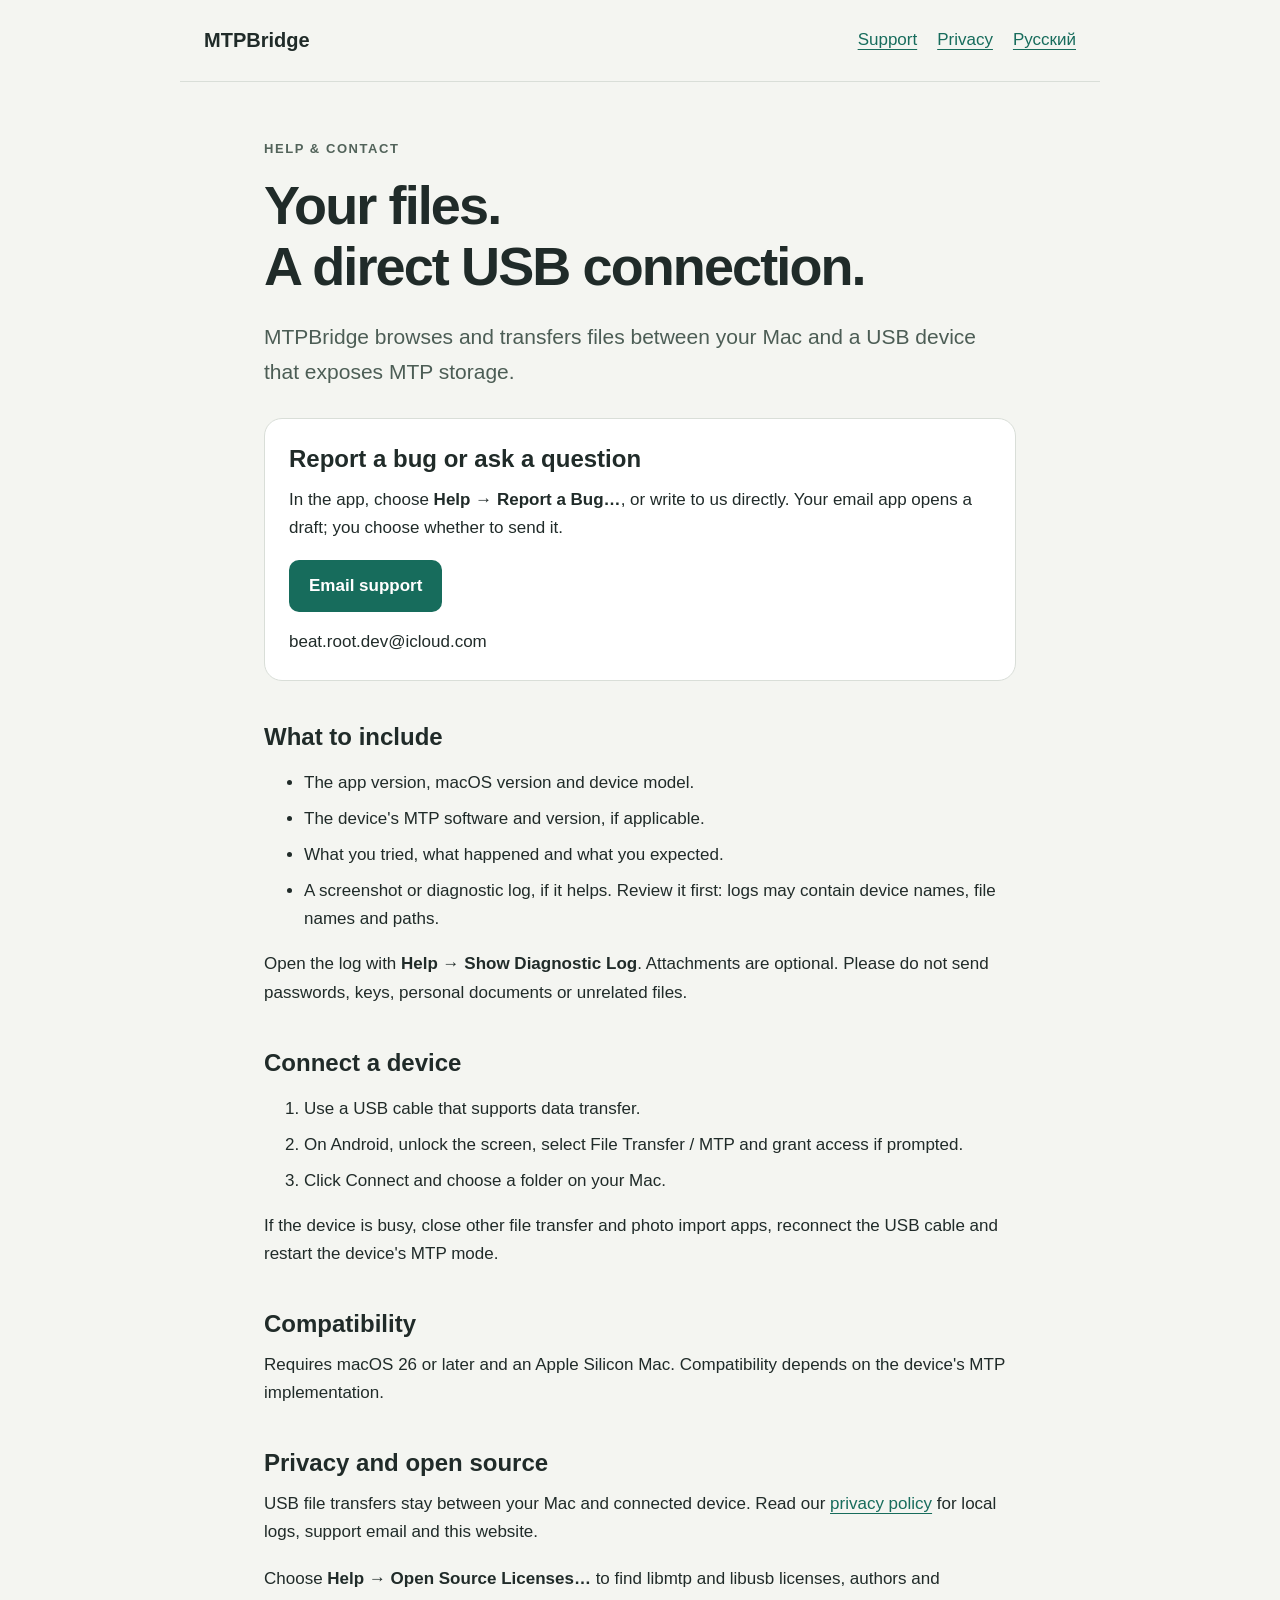
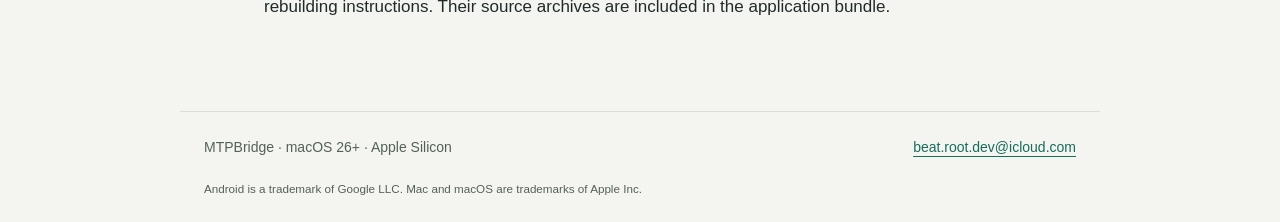
<file: index.html>
<!doctype html>
<html lang="en"><head><meta charset="utf-8"><meta name="viewport" content="width=device-width, initial-scale=1"><meta name="color-scheme" content="light dark"><title>Support — MTPBridge</title><meta name="description" content="Support MTPBridge — USB MTP file transfers for macOS."><link rel="stylesheet" href="style.css"></head>
<body><header><a href="index.html">MTPBridge</a><nav aria-label="Navigation"><a href="index.html">Support</a><a href="privacy.html">Privacy</a><a href="ru/index.html" lang="ru">Русский</a></nav></header>
<main><div class="eyebrow">Help &amp; contact</div><h1>Your files.<br>A direct USB connection.</h1><p class="lead">MTPBridge browses and transfers files between your Mac and a USB device that exposes MTP storage.</p><div class="card"><h2 style="margin-top:0">Report a bug or ask a question</h2><p>In the app, choose <strong>Help → Report a Bug…</strong>, or write to us directly. Your email app opens a draft; you choose whether to send it.</p><a class="contact" href="mailto:beat.root.dev@icloud.com?subject=MTPBridge%20support">Email support</a><p style="margin-top:16px;margin-bottom:0">beat.root.dev@icloud.com</p></div><h2>What to include</h2><ul><li>The app version, macOS version and device model.</li><li>The device's MTP software and version, if applicable.</li><li>What you tried, what happened and what you expected.</li><li>A screenshot or diagnostic log, if it helps. Review it first: logs may contain device names, file names and paths.</li></ul><p>Open the log with <strong>Help → Show Diagnostic Log</strong>. Attachments are optional. Please do not send passwords, keys, personal documents or unrelated files.</p><h2>Connect a device</h2><ol><li>Use a USB cable that supports data transfer.</li><li>On Android, unlock the screen, select File Transfer / MTP and grant access if prompted.</li><li>Click Connect and choose a folder on your Mac.</li></ol><p>If the device is busy, close other file transfer and photo import apps, reconnect the USB cable and restart the device's MTP mode.</p><h2>Compatibility</h2><p>Requires macOS 26 or later and an Apple Silicon Mac. Compatibility depends on the device's MTP implementation.</p><h2>Privacy and open source</h2><p>USB file transfers stay between your Mac and connected device. Read our <a href="privacy.html">privacy policy</a> for local logs, support email and this website.</p><p>Choose <strong>Help → Open Source Licenses…</strong> to find libmtp and libusb licenses, authors and rebuilding instructions. Their source archives are included in the application bundle.</p></main><footer><span>MTPBridge · macOS 26+ · Apple Silicon</span><a href="mailto:beat.root.dev@icloud.com">beat.root.dev@icloud.com</a><small>Android is a trademark of Google LLC. Mac and macOS are trademarks of Apple Inc.</small></footer></body></html>
</file>
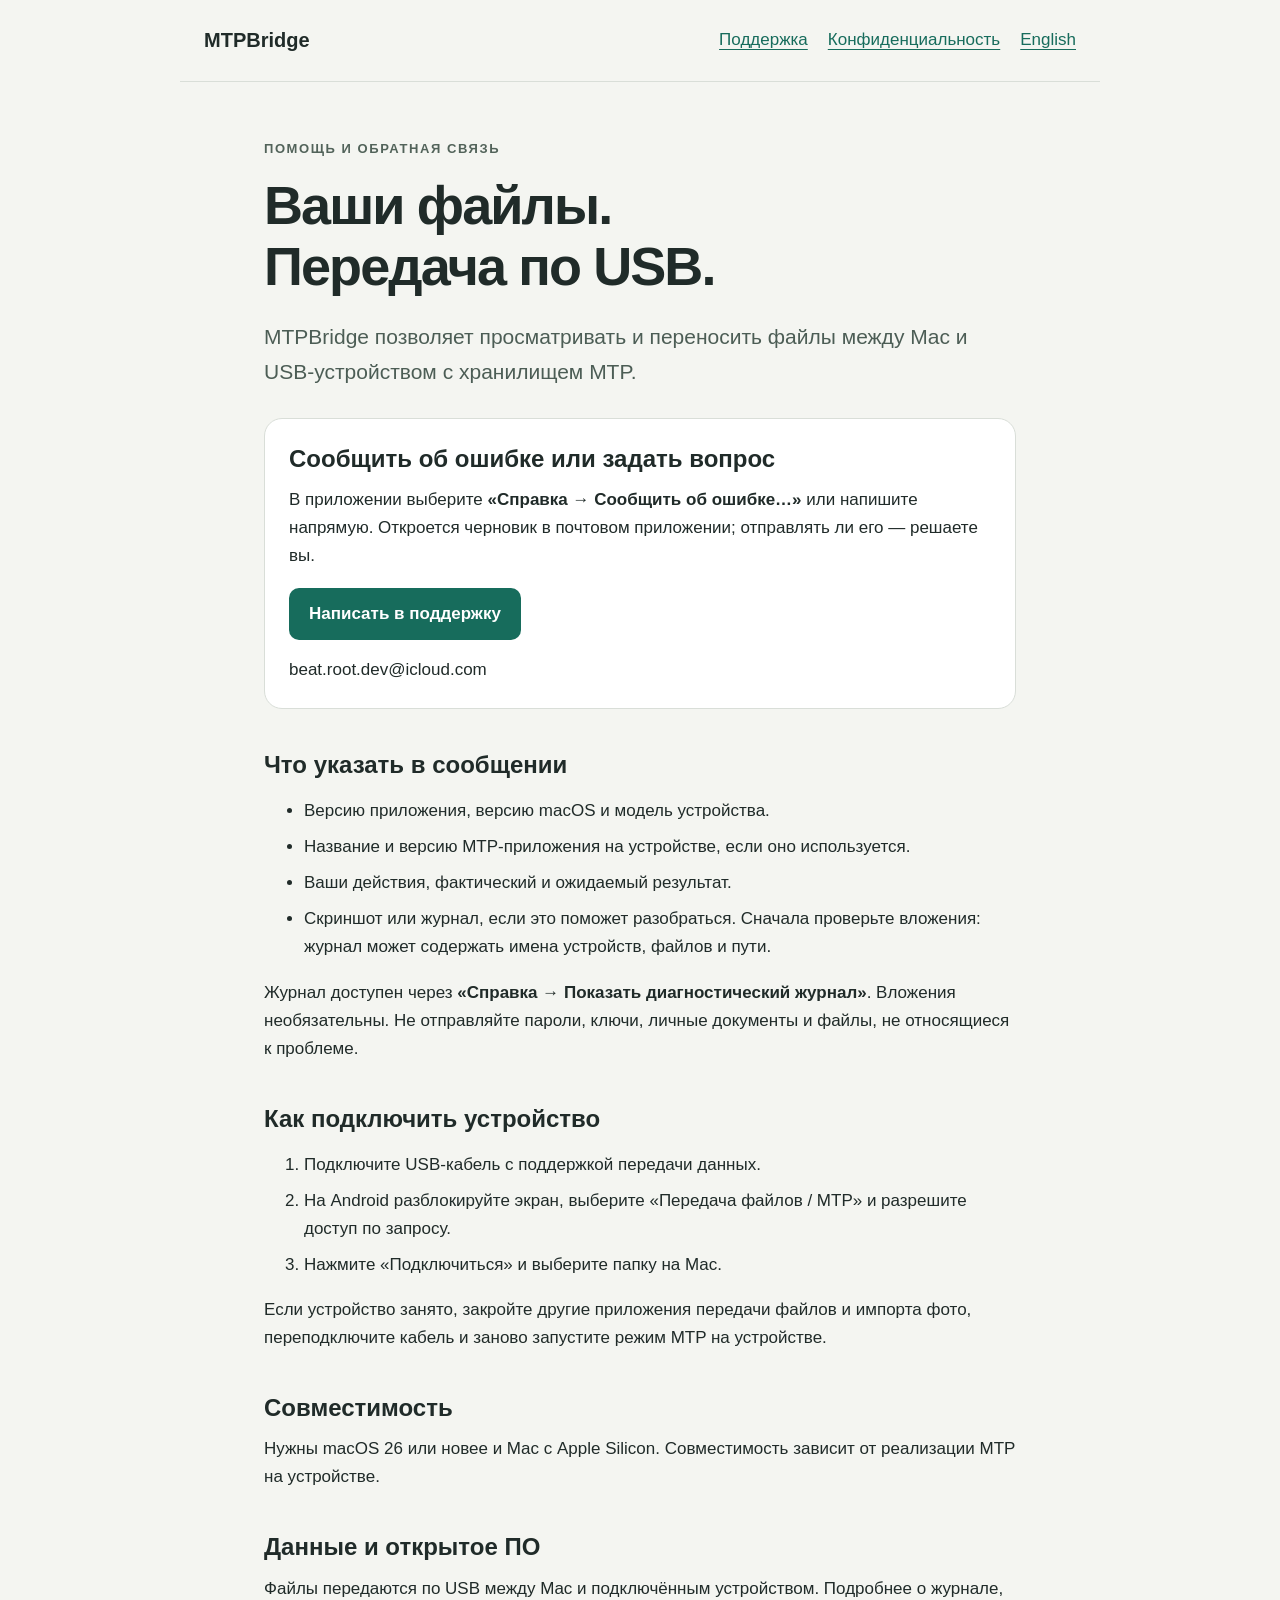
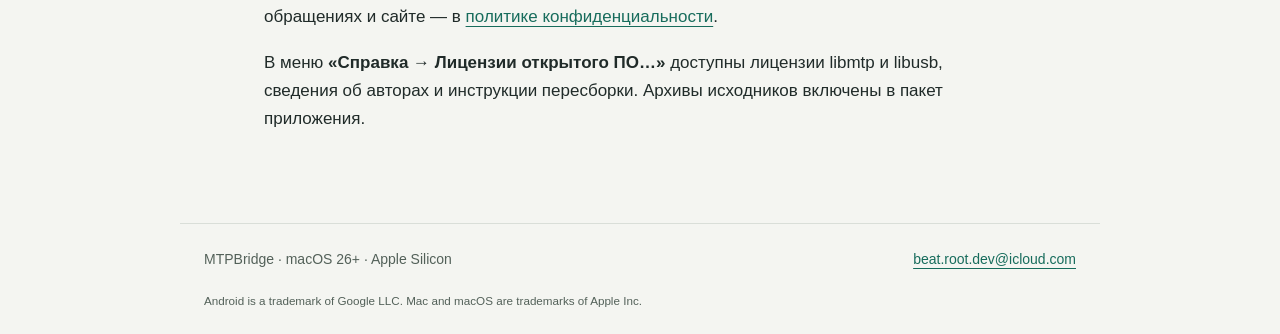
<file: ru/index.html>
<!doctype html>
<html lang="ru"><head><meta charset="utf-8"><meta name="viewport" content="width=device-width, initial-scale=1"><meta name="color-scheme" content="light dark"><title>Поддержка — MTPBridge</title><meta name="description" content="Поддержка MTPBridge — USB MTP file transfers for macOS."><link rel="stylesheet" href="../style.css"></head>
<body><header><a href="index.html">MTPBridge</a><nav aria-label="Навигация"><a href="index.html">Поддержка</a><a href="privacy.html">Конфиденциальность</a><a href="../index.html" lang="en">English</a></nav></header>
<main><div class="eyebrow">Помощь и обратная связь</div><h1>Ваши файлы.<br>Передача по USB.</h1><p class="lead">MTPBridge позволяет просматривать и переносить файлы между Mac и USB-устройством с хранилищем MTP.</p><div class="card"><h2 style="margin-top:0">Сообщить об ошибке или задать вопрос</h2><p>В приложении выберите <strong>«Справка → Сообщить об ошибке…»</strong> или напишите напрямую. Откроется черновик в почтовом приложении; отправлять ли его — решаете вы.</p><a class="contact" href="mailto:beat.root.dev@icloud.com?subject=MTPBridge%20support">Написать в поддержку</a><p style="margin-top:16px;margin-bottom:0">beat.root.dev@icloud.com</p></div><h2>Что указать в сообщении</h2><ul><li>Версию приложения, версию macOS и модель устройства.</li><li>Название и версию MTP-приложения на устройстве, если оно используется.</li><li>Ваши действия, фактический и ожидаемый результат.</li><li>Скриншот или журнал, если это поможет разобраться. Сначала проверьте вложения: журнал может содержать имена устройств, файлов и пути.</li></ul><p>Журнал доступен через <strong>«Справка → Показать диагностический журнал»</strong>. Вложения необязательны. Не отправляйте пароли, ключи, личные документы и файлы, не относящиеся к проблеме.</p><h2>Как подключить устройство</h2><ol><li>Подключите USB-кабель с поддержкой передачи данных.</li><li>На Android разблокируйте экран, выберите «Передача файлов / MTP» и разрешите доступ по запросу.</li><li>Нажмите «Подключиться» и выберите папку на Mac.</li></ol><p>Если устройство занято, закройте другие приложения передачи файлов и импорта фото, переподключите кабель и заново запустите режим MTP на устройстве.</p><h2>Совместимость</h2><p>Нужны macOS 26 или новее и Mac с Apple Silicon. Совместимость зависит от реализации MTP на устройстве.</p><h2>Данные и открытое ПО</h2><p>Файлы передаются по USB между Mac и подключённым устройством. Подробнее о журнале, обращениях и сайте — в <a href="privacy.html">политике конфиденциальности</a>.</p><p>В меню <strong>«Справка → Лицензии открытого ПО…»</strong> доступны лицензии libmtp и libusb, сведения об авторах и инструкции пересборки. Архивы исходников включены в пакет приложения.</p></main><footer><span>MTPBridge · macOS 26+ · Apple Silicon</span><a href="mailto:beat.root.dev@icloud.com">beat.root.dev@icloud.com</a><small>Android is a trademark of Google LLC. Mac and macOS are trademarks of Apple Inc.</small></footer></body></html>
</file>
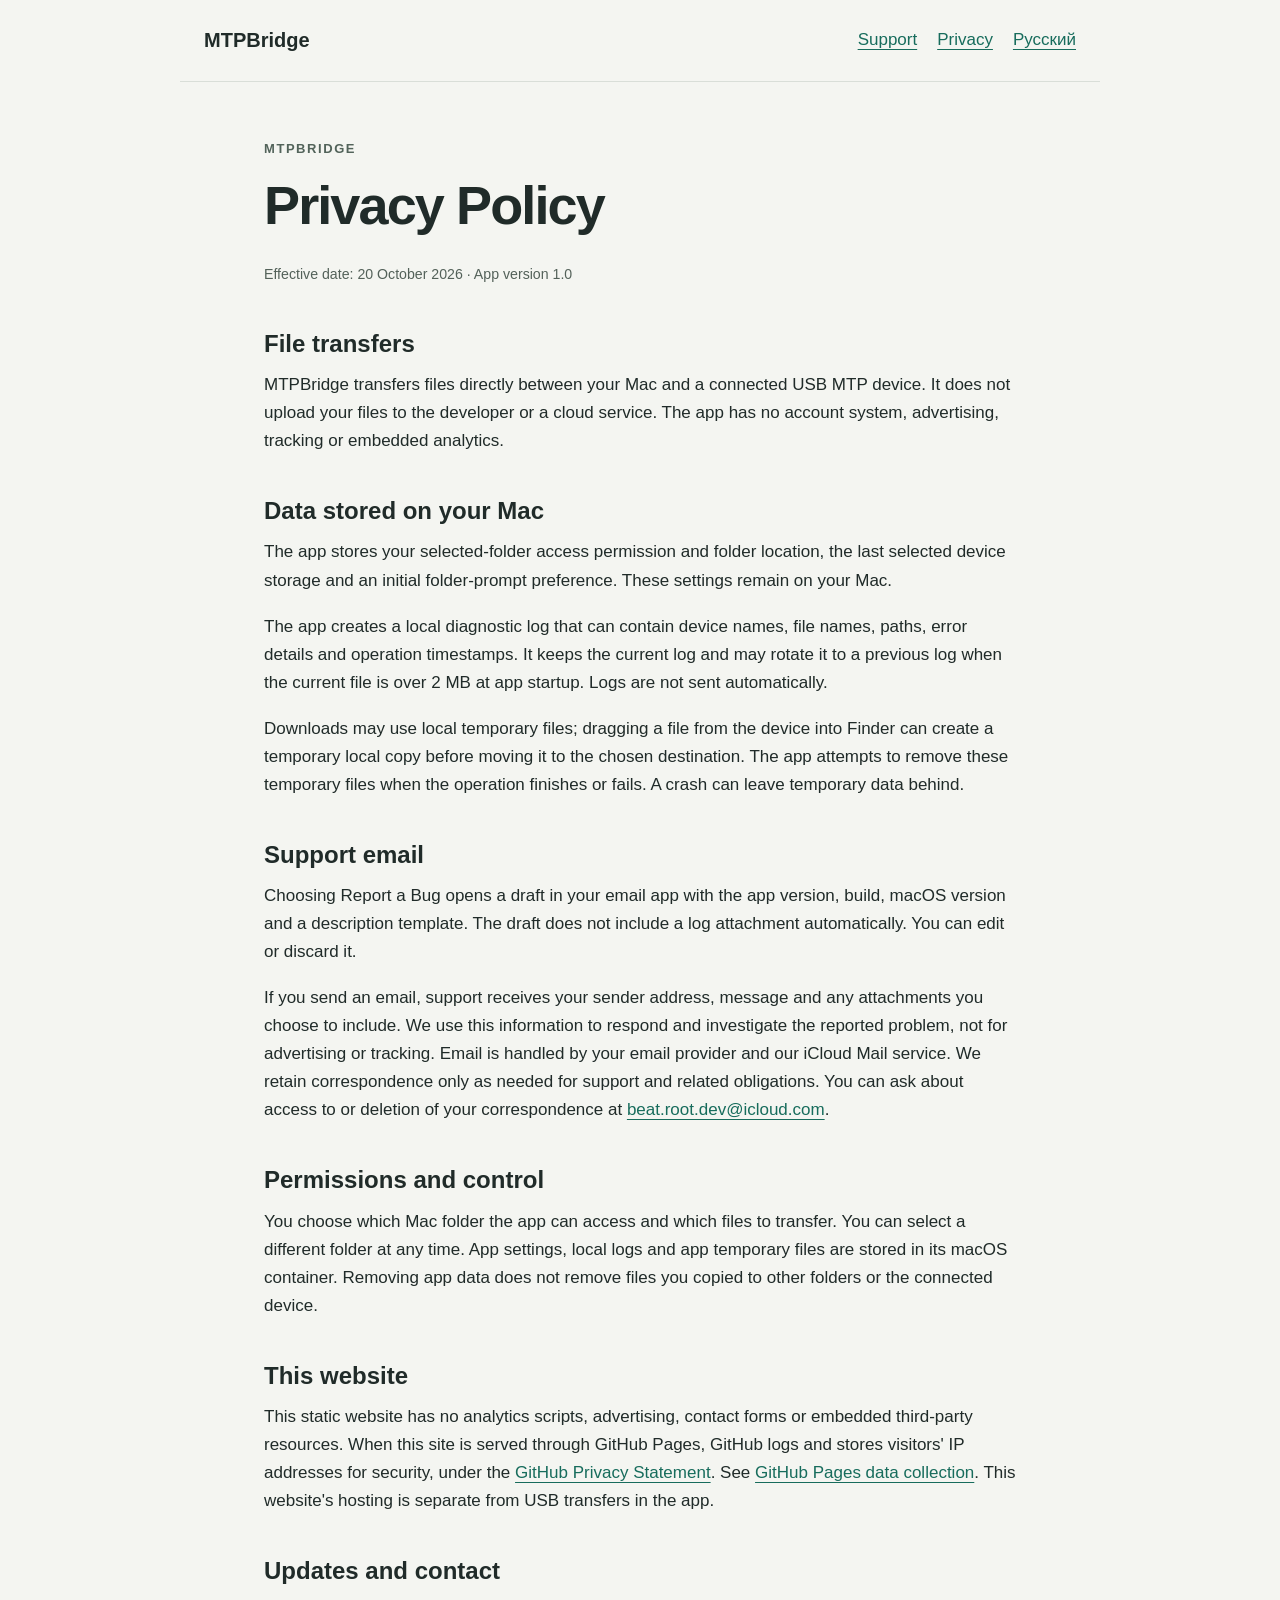
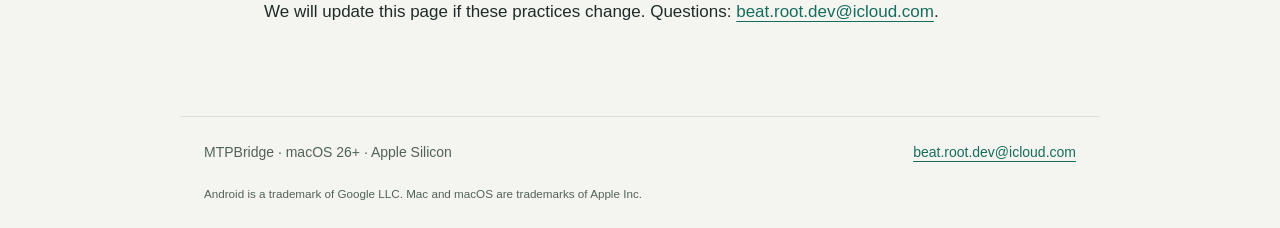
<file: privacy.html>
<!doctype html>
<html lang="en"><head><meta charset="utf-8"><meta name="viewport" content="width=device-width, initial-scale=1"><meta name="color-scheme" content="light dark"><title>Privacy Policy — MTPBridge</title><meta name="description" content="Privacy Policy MTPBridge — USB MTP file transfers for macOS."><link rel="stylesheet" href="style.css"></head>
<body><header><a href="index.html">MTPBridge</a><nav aria-label="Navigation"><a href="index.html">Support</a><a href="privacy.html">Privacy</a><a href="ru/privacy.html" lang="ru">Русский</a></nav></header>
<main><div class="eyebrow">MTPBridge</div><h1>Privacy Policy</h1><p><small>Effective date: 20 October 2026 · App version 1.0</small></p><h2>File transfers</h2><p>MTPBridge transfers files directly between your Mac and a connected USB MTP device. It does not upload your files to the developer or a cloud service. The app has no account system, advertising, tracking or embedded analytics.</p><h2>Data stored on your Mac</h2><p>The app stores your selected-folder access permission and folder location, the last selected device storage and an initial folder-prompt preference. These settings remain on your Mac.</p><p>The app creates a local diagnostic log that can contain device names, file names, paths, error details and operation timestamps. It keeps the current log and may rotate it to a previous log when the current file is over 2 MB at app startup. Logs are not sent automatically.</p><p>Downloads may use local temporary files; dragging a file from the device into Finder can create a temporary local copy before moving it to the chosen destination. The app attempts to remove these temporary files when the operation finishes or fails. A crash can leave temporary data behind.</p><h2>Support email</h2><p>Choosing Report a Bug opens a draft in your email app with the app version, build, macOS version and a description template. The draft does not include a log attachment automatically. You can edit or discard it.</p><p>If you send an email, support receives your sender address, message and any attachments you choose to include. We use this information to respond and investigate the reported problem, not for advertising or tracking. Email is handled by your email provider and our iCloud Mail service. We retain correspondence only as needed for support and related obligations. You can ask about access to or deletion of your correspondence at <a href="mailto:beat.root.dev@icloud.com">beat.root.dev@icloud.com</a>.</p><h2>Permissions and control</h2><p>You choose which Mac folder the app can access and which files to transfer. You can select a different folder at any time. App settings, local logs and app temporary files are stored in its macOS container. Removing app data does not remove files you copied to other folders or the connected device.</p><h2>This website</h2><p>This static website has no analytics scripts, advertising, contact forms or embedded third-party resources. When this site is served through GitHub Pages, GitHub logs and stores visitors' IP addresses for security, under the <a href="https://docs.github.com/en/site-policy/privacy-policies/github-general-privacy-statement">GitHub Privacy Statement</a>. See <a href="https://docs.github.com/en/pages/getting-started-with-github-pages/what-is-github-pages#data-collection">GitHub Pages data collection</a>. This website's hosting is separate from USB transfers in the app.</p><h2>Updates and contact</h2><p>We will update this page if these practices change. Questions: <a href="mailto:beat.root.dev@icloud.com">beat.root.dev@icloud.com</a>.</p></main><footer><span>MTPBridge · macOS 26+ · Apple Silicon</span><a href="mailto:beat.root.dev@icloud.com">beat.root.dev@icloud.com</a><small>Android is a trademark of Google LLC. Mac and macOS are trademarks of Apple Inc.</small></footer></body></html>
</file>
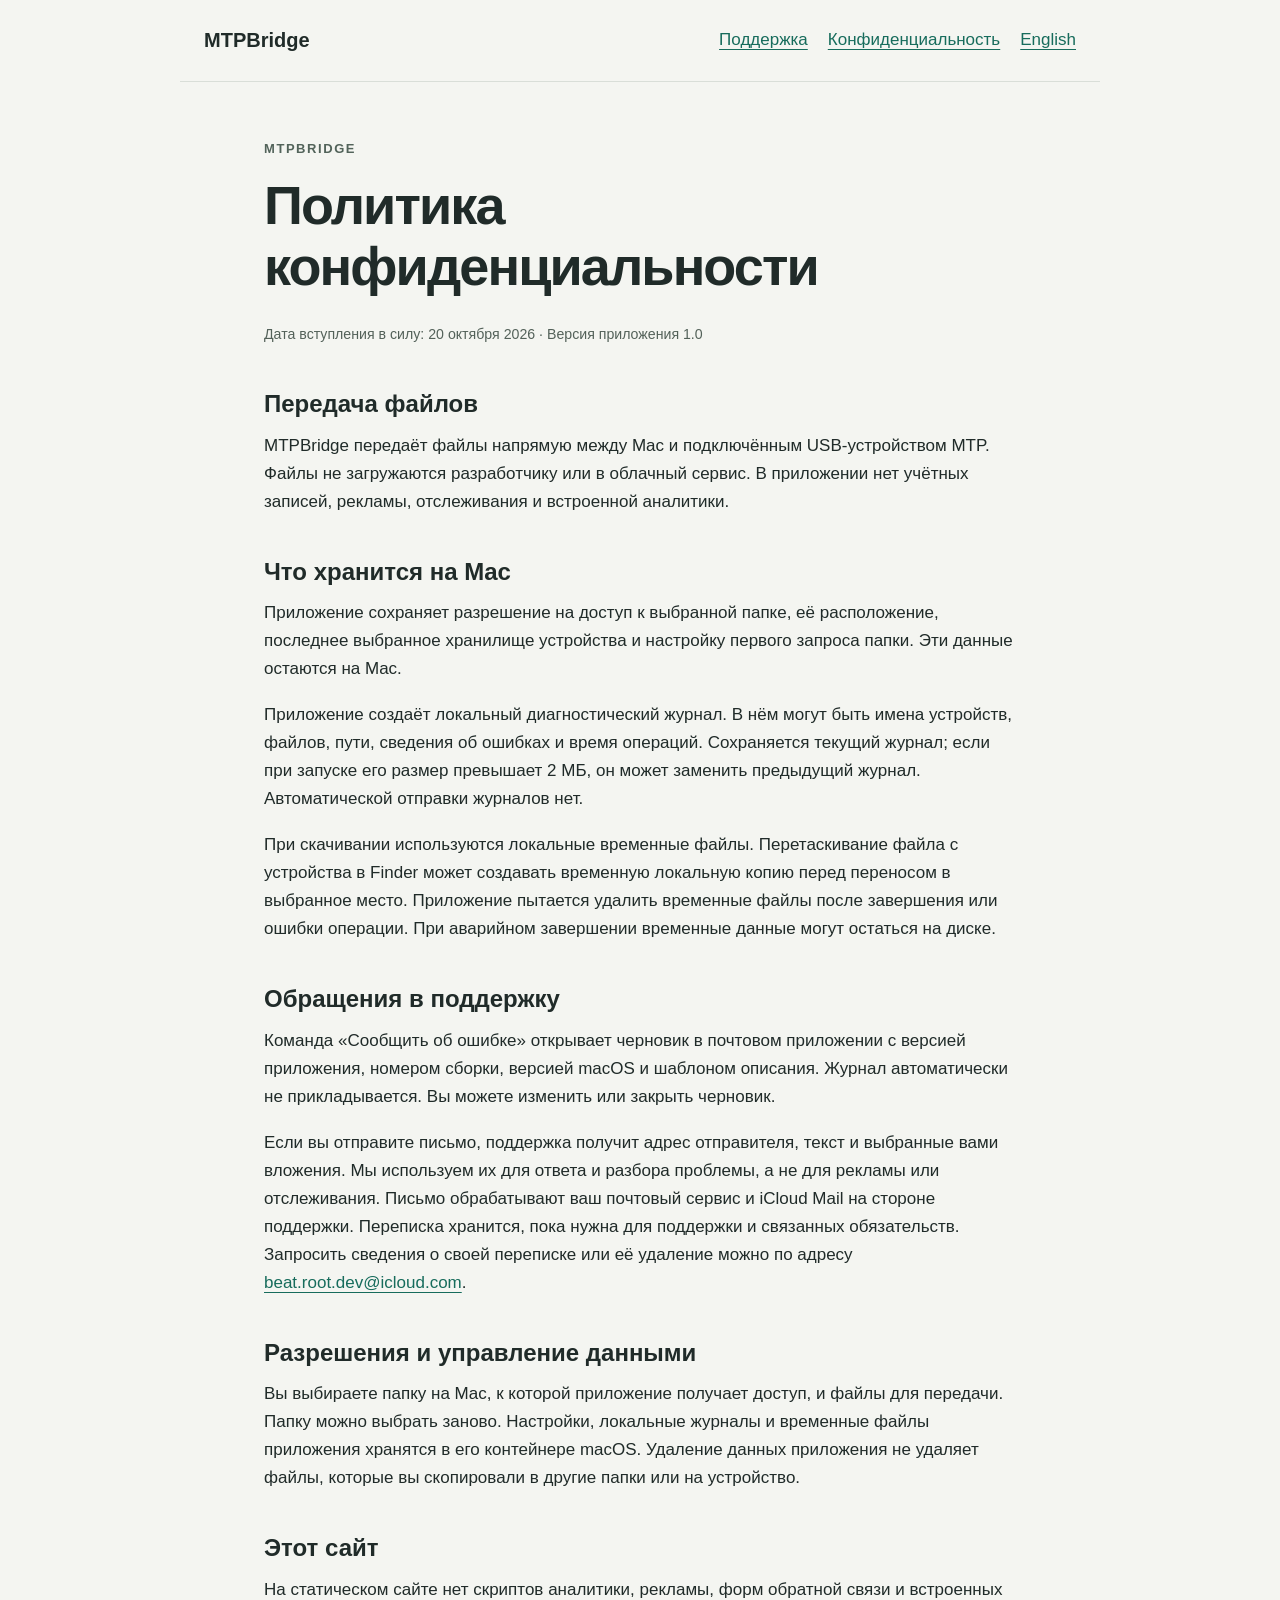
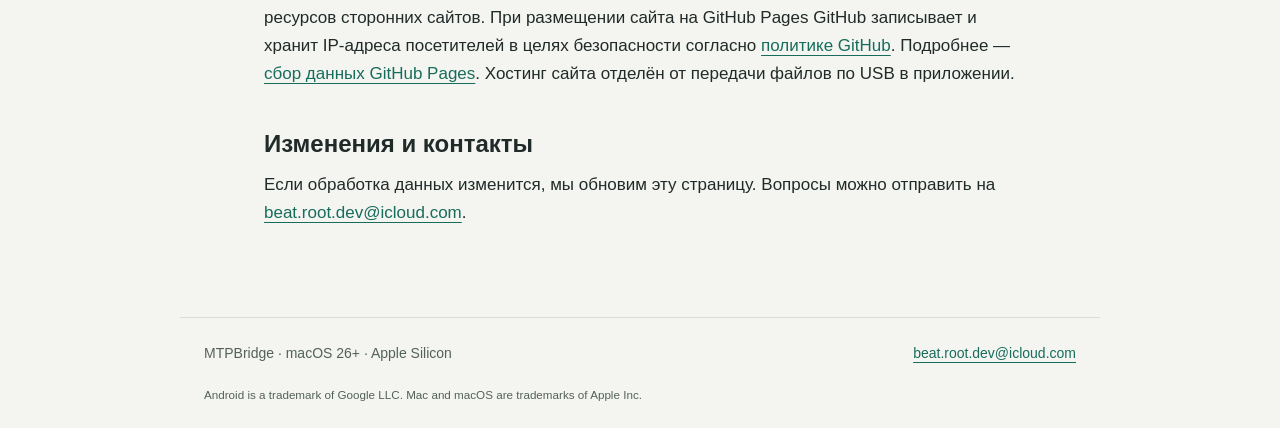
<file: ru/privacy.html>
<!doctype html>
<html lang="ru"><head><meta charset="utf-8"><meta name="viewport" content="width=device-width, initial-scale=1"><meta name="color-scheme" content="light dark"><title>Политика конфиденциальности — MTPBridge</title><meta name="description" content="Политика конфиденциальности MTPBridge — USB MTP file transfers for macOS."><link rel="stylesheet" href="../style.css"></head>
<body><header><a href="index.html">MTPBridge</a><nav aria-label="Навигация"><a href="index.html">Поддержка</a><a href="privacy.html">Конфиденциальность</a><a href="../privacy.html" lang="en">English</a></nav></header>
<main><div class="eyebrow">MTPBridge</div><h1>Политика конфиденциальности</h1><p><small>Дата вступления в силу: 20 октября 2026 · Версия приложения 1.0</small></p><h2>Передача файлов</h2><p>MTPBridge передаёт файлы напрямую между Mac и подключённым USB-устройством MTP. Файлы не загружаются разработчику или в облачный сервис. В приложении нет учётных записей, рекламы, отслеживания и встроенной аналитики.</p><h2>Что хранится на Mac</h2><p>Приложение сохраняет разрешение на доступ к выбранной папке, её расположение, последнее выбранное хранилище устройства и настройку первого запроса папки. Эти данные остаются на Mac.</p><p>Приложение создаёт локальный диагностический журнал. В нём могут быть имена устройств, файлов, пути, сведения об ошибках и время операций. Сохраняется текущий журнал; если при запуске его размер превышает 2 МБ, он может заменить предыдущий журнал. Автоматической отправки журналов нет.</p><p>При скачивании используются локальные временные файлы. Перетаскивание файла с устройства в Finder может создавать временную локальную копию перед переносом в выбранное место. Приложение пытается удалить временные файлы после завершения или ошибки операции. При аварийном завершении временные данные могут остаться на диске.</p><h2>Обращения в поддержку</h2><p>Команда «Сообщить об ошибке» открывает черновик в почтовом приложении с версией приложения, номером сборки, версией macOS и шаблоном описания. Журнал автоматически не прикладывается. Вы можете изменить или закрыть черновик.</p><p>Если вы отправите письмо, поддержка получит адрес отправителя, текст и выбранные вами вложения. Мы используем их для ответа и разбора проблемы, а не для рекламы или отслеживания. Письмо обрабатывают ваш почтовый сервис и iCloud Mail на стороне поддержки. Переписка хранится, пока нужна для поддержки и связанных обязательств. Запросить сведения о своей переписке или её удаление можно по адресу <a href="mailto:beat.root.dev@icloud.com">beat.root.dev@icloud.com</a>.</p><h2>Разрешения и управление данными</h2><p>Вы выбираете папку на Mac, к которой приложение получает доступ, и файлы для передачи. Папку можно выбрать заново. Настройки, локальные журналы и временные файлы приложения хранятся в его контейнере macOS. Удаление данных приложения не удаляет файлы, которые вы скопировали в другие папки или на устройство.</p><h2>Этот сайт</h2><p>На статическом сайте нет скриптов аналитики, рекламы, форм обратной связи и встроенных ресурсов сторонних сайтов. При размещении сайта на GitHub Pages GitHub записывает и хранит IP-адреса посетителей в целях безопасности согласно <a href="https://docs.github.com/en/site-policy/privacy-policies/github-general-privacy-statement">политике GitHub</a>. Подробнее — <a href="https://docs.github.com/en/pages/getting-started-with-github-pages/what-is-github-pages#data-collection">сбор данных GitHub Pages</a>. Хостинг сайта отделён от передачи файлов по USB в приложении.</p><h2>Изменения и контакты</h2><p>Если обработка данных изменится, мы обновим эту страницу. Вопросы можно отправить на <a href="mailto:beat.root.dev@icloud.com">beat.root.dev@icloud.com</a>.</p></main><footer><span>MTPBridge · macOS 26+ · Apple Silicon</span><a href="mailto:beat.root.dev@icloud.com">beat.root.dev@icloud.com</a><small>Android is a trademark of Google LLC. Mac and macOS are trademarks of Apple Inc.</small></footer></body></html>
</file>
<file: style.css>
*{box-sizing:border-box}html{color-scheme:light dark}body{margin:0;background:#f4f5f1;color:#202b29;font:17px/1.65 -apple-system,BlinkMacSystemFont,"Segoe UI",sans-serif}a{color:#176c5c;text-underline-offset:4px}a:focus-visible{outline:3px solid #d5a339;outline-offset:5px}header,main,footer{max-width:920px;margin:auto;padding:24px}header{display:flex;justify-content:space-between;align-items:center;gap:24px;border-bottom:1px solid #d9ded8}header>a{font-size:20px;font-weight:750;text-decoration:none;color:inherit}nav{display:flex;gap:20px;flex-wrap:wrap}main{padding-top:56px;padding-bottom:72px;max-width:800px}h1{font-size:clamp(34px,6vw,54px);line-height:1.12;letter-spacing:-.035em;margin:16px 0 24px}h2{font-size:24px;line-height:1.3;margin:40px 0 12px}p{margin:0 0 18px}.eyebrow{font-size:13px;text-transform:uppercase;letter-spacing:.12em;color:#52635a;font-weight:700}.lead{font-size:21px;color:#4c5d55}.card{background:#fff;border:1px solid #d9ded8;border-radius:18px;padding:24px;margin:28px 0}.contact{display:inline-block;border-radius:10px;padding:12px 20px;background:#176c5c;color:white;font-weight:650;text-decoration:none;overflow-wrap:anywhere}li{margin:8px 0}footer{border-top:1px solid #d9ded8;font-size:14px;color:#536159;display:flex;justify-content:space-between;gap:20px;flex-wrap:wrap}code{overflow-wrap:anywhere;font-size:.88em}small{color:#536159}@media(prefers-color-scheme:dark){body{background:#151d1b;color:#e6ede7}a{color:#89cdb6}.card{background:#1c2925;border-color:#36443c}header,footer{border-color:#36443c}.lead,.eyebrow,small,footer{color:#adc0b2}.contact{background:#9bd8c2;color:#14251d}}@media(max-width:560px){header{align-items:flex-start;flex-direction:column;gap:12px}header,main,footer{padding-left:20px;padding-right:20px}main{padding-top:32px}.card{padding:20px}nav{gap:14px}}
</file>
